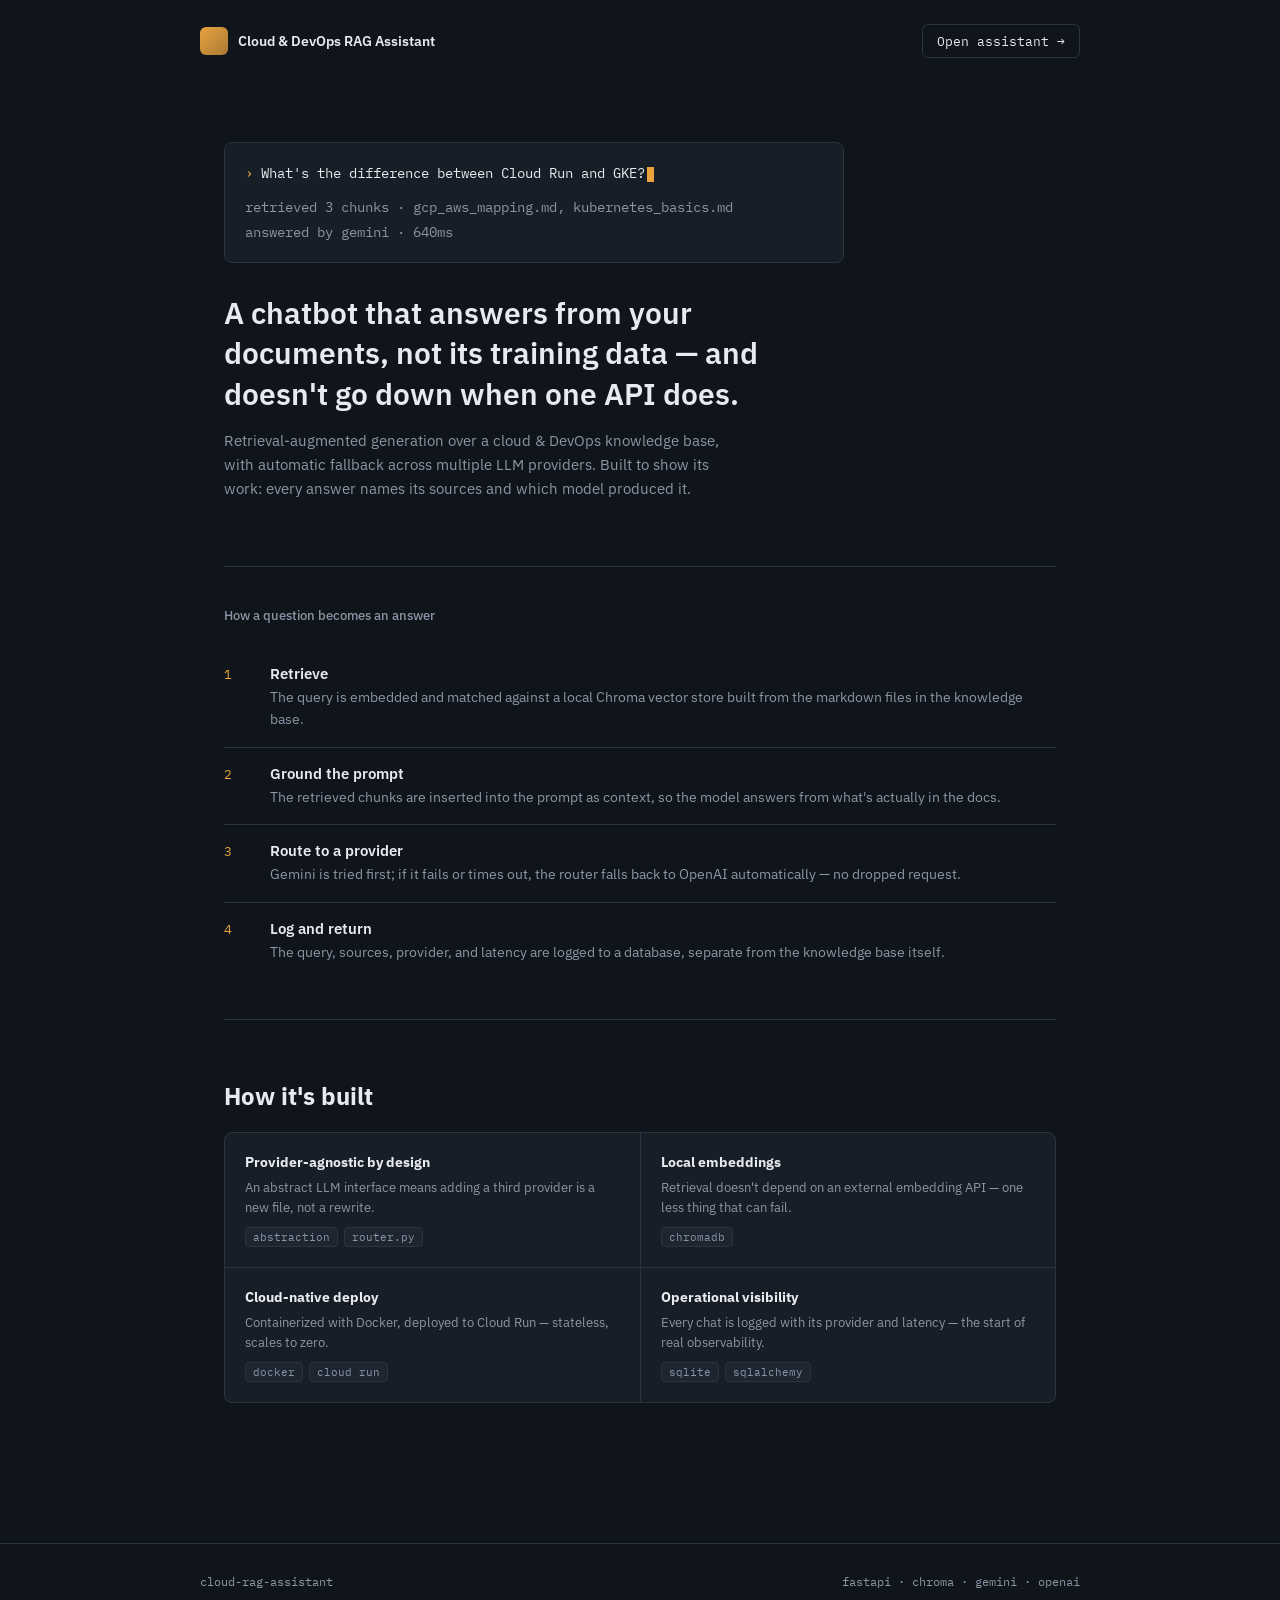
<file: frontend/landing.html>
<!DOCTYPE html>
<html lang="en">
<head>
<meta charset="UTF-8" />
<meta name="viewport" content="width=device-width, initial-scale=1" />
<title>Cloud & DevOps RAG Assistant — retrieval-grounded, multi-LLM</title>
<link rel="preconnect" href="https://fonts.googleapis.com">
<link href="https://fonts.googleapis.com/css2?family=IBM+Plex+Sans:wght@400;500;600;700&family=IBM+Plex+Mono:wght@400;500&display=swap" rel="stylesheet">
<link rel="stylesheet" href="style.css" />
<style>
  .landing { max-width: 880px; margin: 0 auto; padding: 0 24px 100px; }

  .lp-nav {
    display: flex; align-items: center; justify-content: space-between;
    padding: 24px 0; max-width: 880px; margin: 0 auto;
  }
  .lp-nav .brand { display: flex; align-items: center; gap: 10px; }
  .lp-nav a.cta {
    font-family: var(--font-mono); font-size: 12.5px;
    border: 1px solid var(--border); padding: 8px 14px; border-radius: 6px;
    text-decoration: none; color: var(--text);
  }
  .lp-nav a.cta:hover { border-color: var(--accent-dim); }

  .hero { padding: 60px 0 50px; }
  .terminal {
    background: var(--surface); border: 1px solid var(--border);
    border-radius: 8px; padding: 18px 20px; font-family: var(--font-mono);
    font-size: 13.5px; line-height: 1.8; max-width: 620px;
  }
  .terminal .prompt-line { color: var(--text-dim); }
  .terminal .prompt-line .arrow { color: var(--accent); }
  .terminal .typed { color: var(--text); }
  .terminal .cursor {
    display: inline-block; width: 7px; height: 15px; background: var(--accent);
    vertical-align: middle; margin-left: 2px; animation: caret 1s steps(1) infinite;
  }
  @keyframes caret { 50% { opacity: 0; } }
  .terminal .response { color: var(--text-dim); margin-top: 10px; }

  .hero h1 {
    font-size: 30px; line-height: 1.35; margin: 30px 0 12px;
    font-weight: 600; max-width: 600px;
  }
  .hero p.lede { color: var(--text-dim); font-size: 15px; max-width: 520px; line-height: 1.6; }

  .pipeline { padding: 40px 0; border-top: 1px solid var(--border); }
  .pipeline h2 { font-size: 13px; color: var(--text-dim); font-weight: 500; margin: 0 0 24px; }
  .steps { display: flex; flex-direction: column; gap: 0; }
  .step {
    display: grid; grid-template-columns: 32px 1fr; gap: 14px;
    padding: 16px 0; border-bottom: 1px solid var(--border);
  }
  .step:last-child { border-bottom: none; }
  .step-num {
    font-family: var(--font-mono); color: var(--accent); font-size: 13px; padding-top: 2px;
  }
  .step-body h3 { margin: 0 0 4px; font-size: 14.5px; font-weight: 600; }
  .step-body p { margin: 0; font-size: 13.5px; color: var(--text-dim); line-height: 1.6; }

  .features { padding: 40px 0; border-top: 1px solid var(--border); }
  .feature-grid {
    display: grid; grid-template-columns: repeat(2, 1fr); gap: 1px;
    background: var(--border); border: 1px solid var(--border); border-radius: 8px;
    overflow: hidden;
  }
  .feature {
    background: var(--surface); padding: 20px;
  }
  .feature h3 { font-size: 13.5px; margin: 0 0 6px; }
  .feature p { font-size: 12.5px; color: var(--text-dim); margin: 0; line-height: 1.6; }
  .feature .tag-row { margin-top: 10px; display: flex; gap: 6px; flex-wrap: wrap; }
  .feature .tag { font-family: var(--font-mono); font-size: 10.5px; padding: 2px 7px; border: 1px solid var(--border); border-radius: 4px; color: var(--text-dim); }

  .lp-footer {
    padding: 30px 0; border-top: 1px solid var(--border);
    font-family: var(--font-mono); font-size: 11.5px; color: var(--text-dim);
    display: flex; justify-content: space-between;
  }

  @media (max-width: 640px) {
    .feature-grid { grid-template-columns: 1fr; }
    .hero h1 { font-size: 24px; }
  }
</style>
</head>
<body>

<nav class="lp-nav">
  <div class="brand">
    <div class="brand-mark"></div>
    <span class="brand-name">Cloud & DevOps RAG Assistant</span>
  </div>
  <a class="cta" href="index.html">Open assistant →</a>
</nav>

<div class="landing">

  <section class="hero">
    <div class="terminal">
      <div class="prompt-line"><span class="arrow">›</span> <span class="typed">What's the difference between Cloud Run and GKE?</span><span class="cursor"></span></div>
      <div class="response">retrieved 3 chunks · gcp_aws_mapping.md, kubernetes_basics.md<br/>answered by gemini · 640ms</div>
    </div>

    <h1>A chatbot that answers from your documents, not its training data — and doesn't go down when one API does.</h1>
    <p class="lede">
      Retrieval-augmented generation over a cloud & DevOps knowledge base,
      with automatic fallback across multiple LLM providers. Built to show
      its work: every answer names its sources and which model produced it.
    </p>
  </section>

  <section class="pipeline">
    <h2>How a question becomes an answer</h2>
    <div class="steps">
      <div class="step">
        <div class="step-num">1</div>
        <div class="step-body">
          <h3>Retrieve</h3>
          <p>The query is embedded and matched against a local Chroma vector store built from the markdown files in the knowledge base.</p>
        </div>
      </div>
      <div class="step">
        <div class="step-num">2</div>
        <div class="step-body">
          <h3>Ground the prompt</h3>
          <p>The retrieved chunks are inserted into the prompt as context, so the model answers from what's actually in the docs.</p>
        </div>
      </div>
      <div class="step">
        <div class="step-num">3</div>
        <div class="step-body">
          <h3>Route to a provider</h3>
          <p>Gemini is tried first; if it fails or times out, the router falls back to OpenAI automatically — no dropped request.</p>
        </div>
      </div>
      <div class="step">
        <div class="step-num">4</div>
        <div class="step-body">
          <h3>Log and return</h3>
          <p>The query, sources, provider, and latency are logged to a database, separate from the knowledge base itself.</p>
        </div>
      </div>
    </div>
  </section>

  <section class="features">
    <h2>How it's built</h2>
    <div class="feature-grid">
      <div class="feature">
        <h3>Provider-agnostic by design</h3>
        <p>An abstract LLM interface means adding a third provider is a new file, not a rewrite.</p>
        <div class="tag-row"><span class="tag">abstraction</span><span class="tag">router.py</span></div>
      </div>
      <div class="feature">
        <h3>Local embeddings</h3>
        <p>Retrieval doesn't depend on an external embedding API — one less thing that can fail.</p>
        <div class="tag-row"><span class="tag">chromadb</span></div>
      </div>
      <div class="feature">
        <h3>Cloud-native deploy</h3>
        <p>Containerized with Docker, deployed to Cloud Run — stateless, scales to zero.</p>
        <div class="tag-row"><span class="tag">docker</span><span class="tag">cloud run</span></div>
      </div>
      <div class="feature">
        <h3>Operational visibility</h3>
        <p>Every chat is logged with its provider and latency — the start of real observability.</p>
        <div class="tag-row"><span class="tag">sqlite</span><span class="tag">sqlalchemy</span></div>
      </div>
    </div>
  </section>

</div>

<footer class="lp-footer">
  <div class="landing" style="display:flex; justify-content:space-between; width:100%; padding:0;">
    <span>cloud-rag-assistant</span>
    <span>fastapi · chroma · gemini · openai</span>
  </div>
</footer>

</body>
</html>
</file>
<file: frontend/style.css>
/* ==========================================================================
   Cloud & DevOps RAG Assistant — shared styles
   ========================================================================== */

:root {
  --bg: #10151c;
  --surface: #171e27;
  --surface-raised: #1d2530;
  --border: #2a3441;
  --text: #e7eaee;
  --text-dim: #8b96a5;
  --text-faint: #5c6b7d;
  --accent: #e8a33d;
  --accent-dim: #a97a35;
  --ok: #6fcf97;
  --warn: #e8735d;

  --font-ui: "IBM Plex Sans", -apple-system, BlinkMacSystemFont, sans-serif;
  --font-mono: "IBM Plex Mono", "SF Mono", Consolas, monospace;

  --radius: 6px;
}

* {
  box-sizing: border-box;
}

html, body {
  margin: 0;
  padding: 0;
  background: var(--bg);
  color: var(--text);
  font-family: var(--font-ui);
  height: 100%;
}

a {
  color: inherit;
}

::selection {
  background: var(--accent-dim);
  color: #10151c;
}

/* Focus visibility — accessibility floor */
button:focus-visible,
input:focus-visible,
textarea:focus-visible,
a:focus-visible {
  outline: 2px solid var(--accent);
  outline-offset: 2px;
}

@media (prefers-reduced-motion: reduce) {
  * {
    animation-duration: 0.001ms !important;
    transition-duration: 0.001ms !important;
  }
}

/* ==========================================================================
   App shell — index.html
   ========================================================================== */

.app-shell {
  display: grid;
  grid-template-columns: 260px 1fr;
  height: 100vh;
}

/* --- Sidebar: the knowledge base, made visible ------------------------- */

.sidebar {
  background: var(--surface);
  border-right: 1px solid var(--border);
  padding: 20px 16px;
  display: flex;
  flex-direction: column;
  gap: 24px;
  overflow-y: auto;
}

.brand {
  display: flex;
  align-items: center;
  gap: 10px;
}

.brand-mark {
  width: 28px;
  height: 28px;
  border-radius: 6px;
  background: linear-gradient(135deg, var(--accent), var(--accent-dim));
  flex-shrink: 0;
}

.brand-name {
  font-size: 14px;
  font-weight: 600;
  line-height: 1.3;
}

.brand-sub {
  font-family: var(--font-mono);
  font-size: 11px;
  color: var(--text-dim);
}

.kb-section h2 {
  font-size: 11px;
  text-transform: none;
  letter-spacing: 0;
  color: var(--text-dim);
  margin: 0 0 10px;
  font-weight: 500;
}

.kb-list {
  list-style: none;
  margin: 0;
  padding: 0;
  display: flex;
  flex-direction: column;
  gap: 2px;
}

.kb-item {
  display: flex;
  align-items: center;
  gap: 8px;
  padding: 7px 8px;
  border-radius: var(--radius);
  font-family: var(--font-mono);
  font-size: 12px;
  color: var(--text-dim);
}

.kb-item .dot {
  width: 5px;
  height: 5px;
  border-radius: 50%;
  background: var(--ok);
  flex-shrink: 0;
}

.kb-item.active {
  background: var(--surface-raised);
  color: var(--text);
}

.status-block {
  margin-top: auto;
  padding-top: 16px;
  border-top: 1px solid var(--border);
  font-family: var(--font-mono);
  font-size: 11px;
  color: var(--text-dim);
  display: flex;
  flex-direction: column;
  gap: 6px;
}

.status-row {
  display: flex;
  justify-content: space-between;
}

.status-ok {
  color: var(--ok);
}

/* --- Main chat column ---------------------------------------------------- */

.main {
  display: flex;
  flex-direction: column;
  height: 100vh;
  min-width: 0;
}

.main-header {
  padding: 16px 24px;
  border-bottom: 1px solid var(--border);
}

.main-header h1 {
  font-size: 15px;
  font-weight: 600;
  margin: 0 0 2px;
}

.main-header p {
  margin: 0;
  font-size: 12.5px;
  color: var(--text-dim);
}

.messages {
  flex: 1;
  overflow-y: auto;
  padding: 24px;
  display: flex;
  flex-direction: column;
  gap: 20px;
}

.msg {
  max-width: 640px;
  display: flex;
  flex-direction: column;
  gap: 6px;
}

.msg.user {
  align-self: flex-end;
  align-items: flex-end;
}

.msg.assistant {
  align-self: flex-start;
}

.bubble {
  padding: 12px 14px;
  border-radius: var(--radius);
  font-size: 14px;
  line-height: 1.55;
}

.msg.user .bubble {
  background: var(--accent);
  color: #171106;
}

.msg.assistant .bubble {
  background: var(--surface);
  border: 1px solid var(--border);
}

.msg-meta {
  display: flex;
  gap: 8px;
  align-items: center;
  font-family: var(--font-mono);
  font-size: 11px;
  color: var(--text-dim);
  flex-wrap: wrap;
}

.tag {
  padding: 2px 7px;
  border-radius: 4px;
  border: 1px solid var(--border);
  background: var(--surface-raised);
}

.tag.provider {
  color: var(--ok);
  border-color: rgba(111, 207, 151, 0.3);
}

.sources {
  display: flex;
  gap: 6px;
  flex-wrap: wrap;
}

.source-chip {
  font-family: var(--font-mono);
  font-size: 10.5px;
  color: var(--text-dim);
  border: 1px solid var(--border);
  border-radius: 4px;
  padding: 2px 6px;
}

.empty-state {
  margin: auto;
  text-align: center;
  color: var(--text-dim);
  max-width: 380px;
}

.empty-state .prompt-glyph {
  font-family: var(--font-mono);
  color: var(--accent);
  font-size: 20px;
  margin-bottom: 10px;
}

.empty-state p {
  font-size: 13px;
  line-height: 1.6;
}

.suggestion-row {
  display: flex;
  gap: 8px;
  flex-wrap: wrap;
  justify-content: center;
  margin-top: 14px;
}

.suggestion-chip {
  font-family: var(--font-mono);
  font-size: 11.5px;
  background: var(--surface);
  border: 1px solid var(--border);
  color: var(--text-dim);
  padding: 6px 10px;
  border-radius: 999px;
  cursor: pointer;
}

.suggestion-chip:hover {
  border-color: var(--accent-dim);
  color: var(--text);
}

/* --- Composer ------------------------------------------------------------ */

.composer {
  border-top: 1px solid var(--border);
  padding: 16px 24px 20px;
}

.composer-inner {
  display: flex;
  gap: 10px;
  background: var(--surface);
  border: 1px solid var(--border);
  border-radius: 10px;
  padding: 8px 8px 8px 14px;
  align-items: flex-end;
}

.composer-inner:focus-within {
  border-color: var(--accent-dim);
}

#query-input {
  flex: 1;
  background: transparent;
  border: none;
  color: var(--text);
  font-family: var(--font-ui);
  font-size: 14px;
  resize: none;
  max-height: 140px;
  padding: 8px 0;
}

#query-input:focus {
  outline: none;
}

#query-input::placeholder {
  color: var(--text-faint, #5c6b7d);
}

.send-btn {
  background: var(--accent);
  color: #171106;
  border: none;
  border-radius: 7px;
  width: 34px;
  height: 34px;
  flex-shrink: 0;
  cursor: pointer;
  display: flex;
  align-items: center;
  justify-content: center;
  font-size: 16px;
}

.send-btn:disabled {
  background: var(--surface-raised);
  color: var(--text-dim);
  cursor: not-allowed;
}

.composer-hint {
  margin: 8px 2px 0;
  font-family: var(--font-mono);
  font-size: 10.5px;
  color: var(--text-faint, #5c6b7d);
}

/* Typing indicator */
.typing {
  display: inline-flex;
  gap: 4px;
  padding: 4px 0;
}

.typing span {
  width: 5px;
  height: 5px;
  border-radius: 50%;
  background: var(--text-dim);
  animation: blink 1.1s infinite ease-in-out;
}

.typing span:nth-child(2) { animation-delay: 0.15s; }
.typing span:nth-child(3) { animation-delay: 0.3s; }

@keyframes blink {
  0%, 80%, 100% { opacity: 0.25; }
  40% { opacity: 1; }
}

/* --- Responsive ------------------------------------------------------------ */

@media (max-width: 720px) {
  .app-shell {
    grid-template-columns: 1fr;
    grid-template-rows: auto 1fr;
  }
  .sidebar {
    border-right: none;
    border-bottom: 1px solid var(--border);
    flex-direction: row;
    align-items: center;
    overflow-x: auto;
    padding: 12px 16px;
  }
  .kb-section, .status-block { display: none; }
  .msg { max-width: 92%; }
}
</file>
